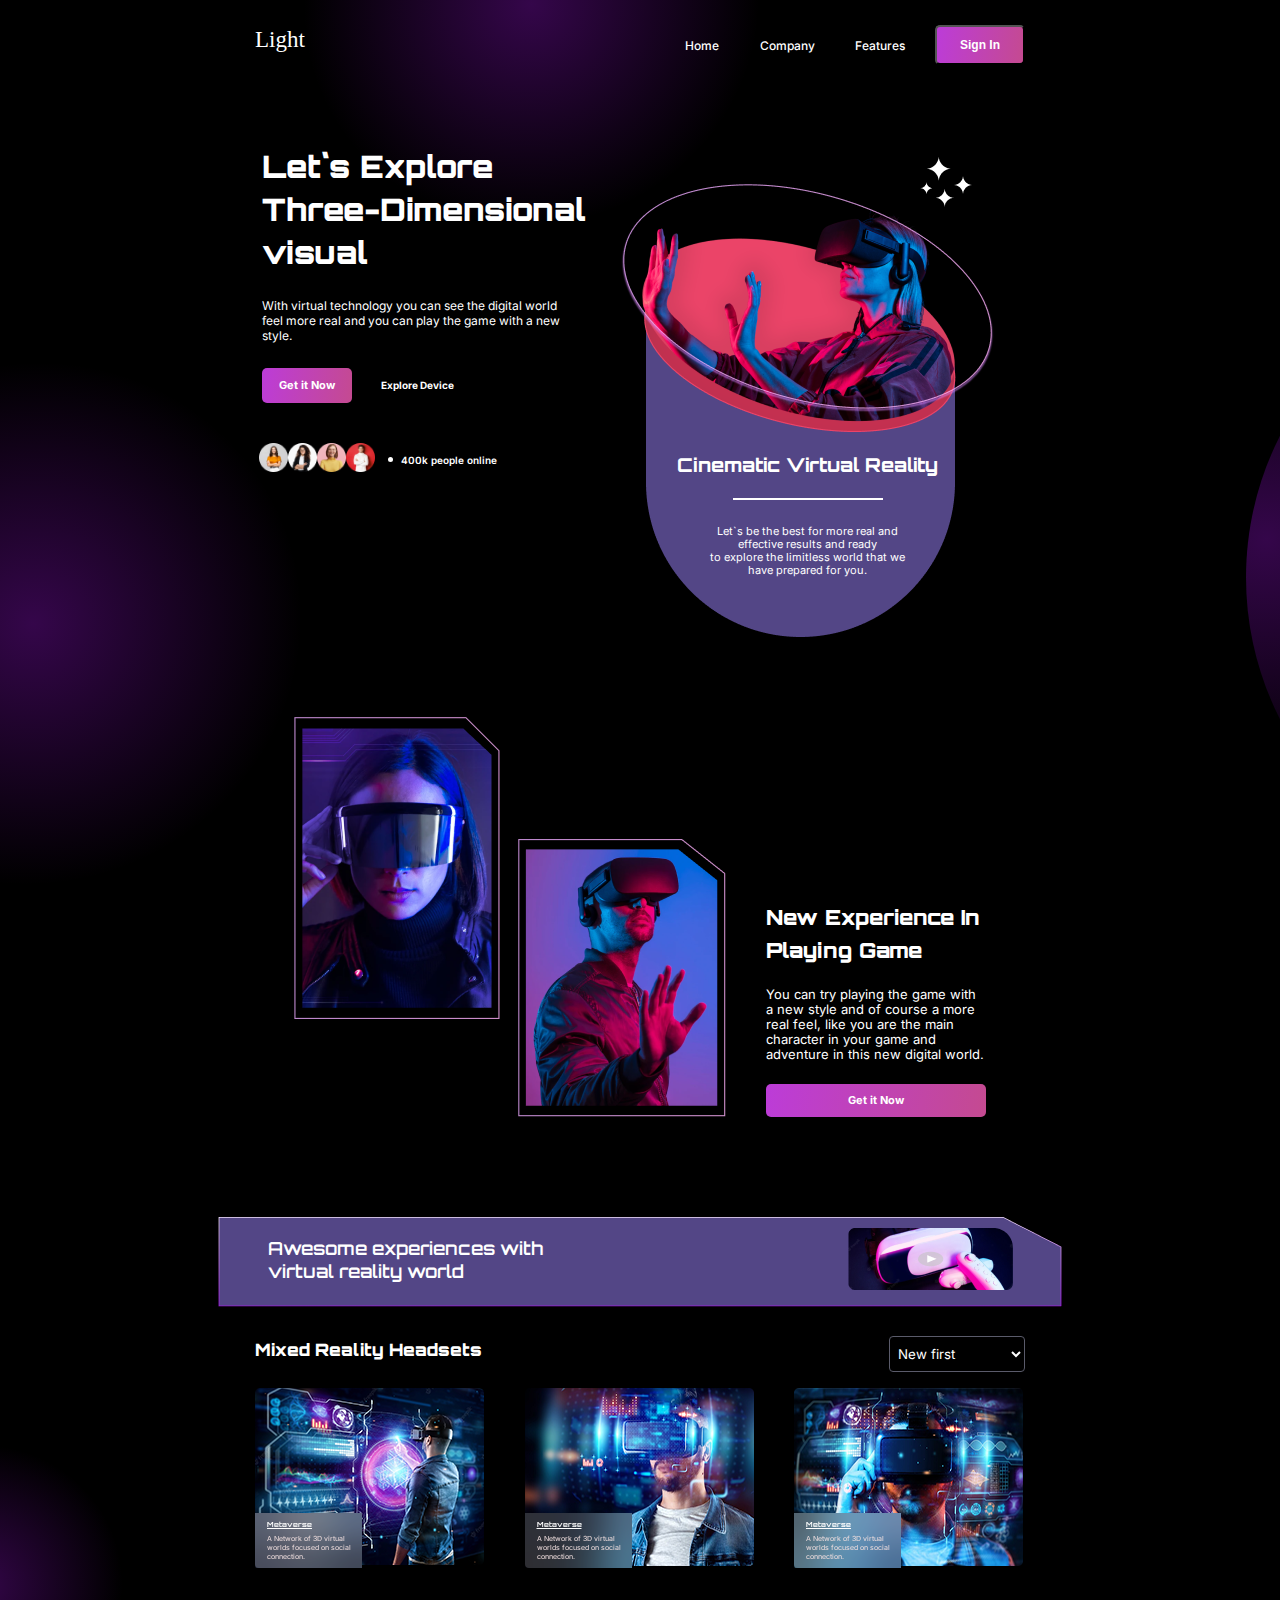
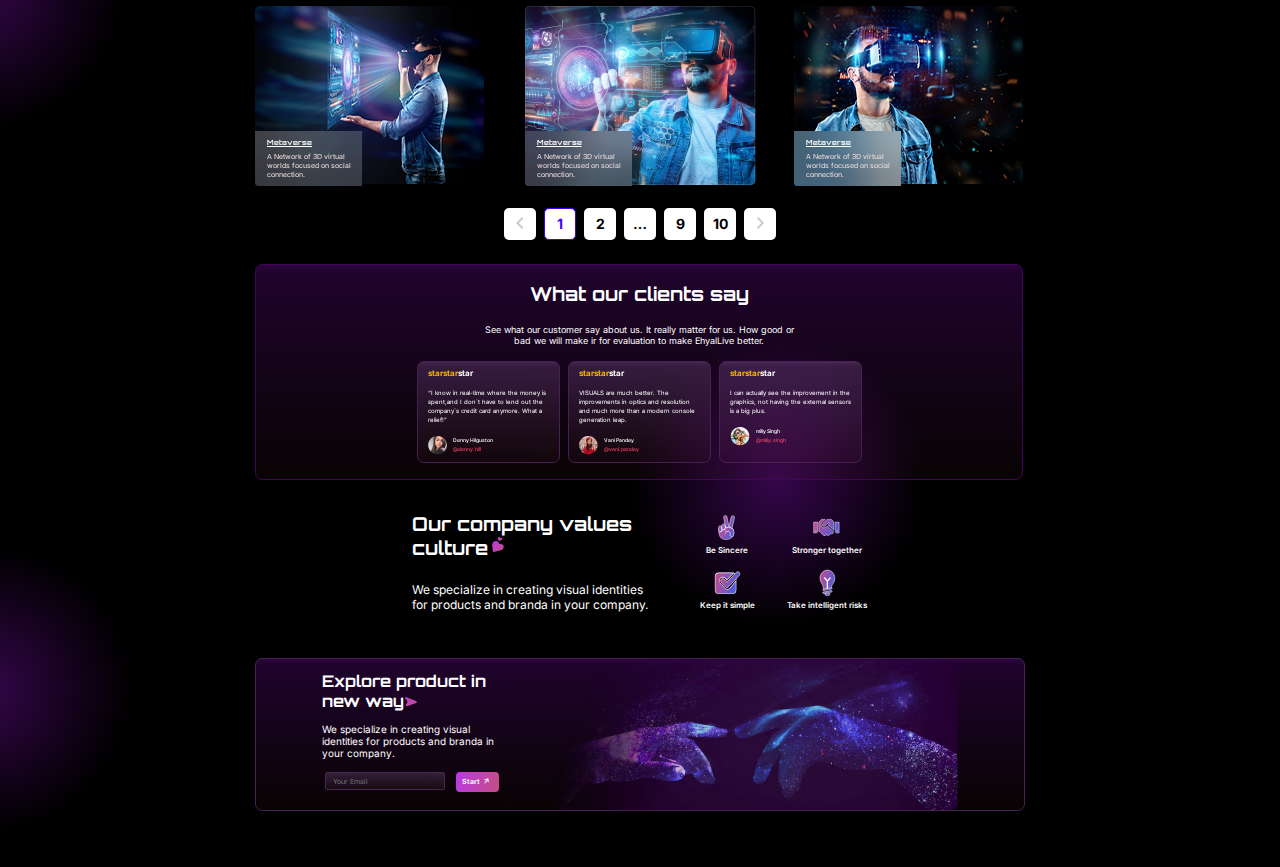
<file: Website/index.html>
<!DOCTYPE html>
<html lang="en">
<head>
    <meta charset="UTF-8">
    <meta http-equiv="X-UA-Compatible" content="IE=edge">
    <meta name="viewport" content="width=device-width, initial-scale=1.0">
    <title>Cinematic Virtual Reality</title>
    <link rel="preconnect" href="https://fonts.googleapis.com">
    <link rel="preconnect" href="https://fonts.gstatic.com" crossorigin>
    <link href="https://fonts.googleapis.com/css2?family=Inter:wght@400;500;600;700&family=Orbitron:wght@600;700;800;900&display=swap" rel="stylesheet">
    <link rel="stylesheet" href="./src/assets/styles/reset.css">
    <link rel="stylesheet" href="./src/assets/styles/styles.css">
</head>
<body class="body">
    <header class="header">
        <p class="header-light">Light</p>
        <img src="./src/assets/images/Header/Ellipse.svg" alt="ellipse" class="header-ellipse">
        <nav class="header-nav">
            <ul class="header-nav__menu">
                <li class="menu-item">Home</li>
                <li class="menu-item">Company</li>
                <li class="menu-item">Features</li>
            </ul>
            <button class="header-nav__auth">Sign In</button>
        </nav>
        <div class="menu-burger">
            <img src="./src/assets/icons/burger.svg" alt="user" class="menu-burger__icon">
            <ul class="menu-burger__lists">
                <li class="menu-burger__item">Home</li>
                <li class="menu-burger__item">Company</li>
                <li class="menu-burger__item">Features</li>
            </ul>
        </div>
    </header>
    <div class="hero">
        <div class="hero__text">
            <h1 class="hero__text-name">Let`s Explore Three-Dimensional visual</h1>
            <p class="hero__text-description">With virtual technology you can see the digital world feel more real and you can play the game with a new style.</p>
            <div class="hero__text-buttons">
                <button class="buttons__btn-get">Get it Now</button>
                <button class="buttons__btn-explore">Explore Device</button>
            </div>
            <div class="hero__text-users">
                <ul class="text-users__avatars">
                    <li>
                        <img src="./src/assets/images/Hero/User_1.png" alt="user photo" class="avatar">
                    </li>
                    <li>
                        <img src="./src/assets/images/Hero/User_2.png" alt="user photo" class="avatar">
                    </li>
                    <li>
                        <img src="./src/assets/images/Hero/User_3.png" alt="user photo" class="avatar">
                    </li>
                    <li>
                        <img src="./src/assets/images/Hero/User_4.png" alt="user photo" class="avatar">
                    </li>
                </ul>
                <div class="text-users__online">
                    <div class="online-dot"></div>
                    <span>400k people online</span>
                </div>
            </div>
            <img src="./src/assets/images/Hero/Ellipse 6.svg" alt="Ellipse" class="hero-ellipse">
        </div>
        <div class="hero__logo">
            <img src="./src/assets/images/Hero/hero.png" alt="Cinematic Virtual Reality" class="hero-logo">
            <div class="hero__logo-text">
                <h2 class="text__logo-name">Cinematic Virtual Reality</h2>
                <hr class="text__logo-line">
                <p class="text__logo-descr">Let`s be the best for more real and effective results and ready <br> to explore the limitless world that we <br> have prepared for you.</p>
            </div>
        </div>
        <img src="./src/assets/images/Hero/Ellipse 7.svg" alt="Ellipse" class="hero-ellipse-right">
    </div>
    <div class="content">
        <div class="content-photos">
            <img src="./src/assets/images/Content/woman.png" alt="woman" class="content-photos__woman">
            <img src="./src/assets/images/Content/man.png" alt="man" class="content-photos__man">
        </div>
        <div class="content-text">
            <h2 class="content-text__name">New Experience In Playing Game</h2>
            <p class="content-text__descr">You can try playing the game with a new style and of course a more real feel, like you are the main character in your game and adventure in this new digital world.</p>
            <button class="content-text__btn">Get it Now</button>
        </div>
    </div>
    <div class="experience">  
        <img src="./src/assets/images/Experience/bg_experience.png" alt="Background" class="experience__logo">
        <div class="experience__content">
            <h2 class="experience__text">Awesome experiences with virtual reality world</h2>
            <img src="./src/assets/images/Experience/video.png" alt="video" class="experience__video">
        </div>
    </div>  
    <div class="listitemsheader">
        <h2 class="listitemsheader-name">Mixed Reality Headsets</h2>
        <select name="sort" class="listitemsheader-sort">
            <option class="listitemsheader-item" value="newFirst">New first</option>
            <option class="listitemsheader-item" value="newLast">New last</option>
        </select>
    </div>
    <ul class="listitems">
        <li class="listitems__item">
            <div class="item__details">
                <img src="./src/assets/images/ListItems/vr-back.png" alt="virtual reality" class="item__photo">
                <div class="item__text">
                    <h6 class="item__name">Metaverse</h6>
                    <p class="item__descr">A Network of 3D virtual worlds focused on social connection. </p>      
                </div>
            </div>
        </li>
        <li class="listitems__item">
            <div class="item__details">
                <img src="./src/assets/images/ListItems/vr-front.png" alt="virtual reality" class="item__photo">
                <div class="item__text">
                    <h6 class="item__name">Metaverse</h6>
                    <p class="item__descr">A Network of 3D virtual worlds focused on social connection. </p>      
                </div>
            </div>
        </li>
        <li class="listitems__item">
            <div class="item__details">
                <img src="./src/assets/images/ListItems/vr-hand.png" alt="virtual reality" class="item__photo">
                <div class="item__text">
                    <h6 class="item__name">Metaverse</h6>
                    <p class="item__descr">A Network of 3D virtual worlds focused on social connection. </p>      
                </div>
            </div>
        </li>
        <li class="listitems__item">
            <div class="item__details">
                <img src="./src/assets/images/ListItems/vr-glasses.png" alt="virtual reality" class="item__photo">
                <div class="item__text">
                    <h6 class="item__name">Metaverse</h6>
                    <p class="item__descr">A Network of 3D virtual worlds focused on social connection. </p>      
                </div>
            </div>
        </li>
        <li class="listitems__item">
            <div class="item__details">
                <img src="./src/assets/images/ListItems/vr-touch.png" alt="virtual reality" class="item__photo">
                <div class="item__text">
                    <h6 class="item__name">Metaverse</h6>
                    <p class="item__descr">A Network of 3D virtual worlds focused on social connection. </p>      
                </div>
            </div>
        </li>
        <li class="listitems__item">
            <div class="item__details">
                <img src="./src/assets/images/ListItems/vr-side.png" alt="virtual reality" class="item__photo">
                <div class="item__text">
                    <h6 class="item__name">Metaverse</h6>
                    <p class="item__descr">A Network of 3D virtual worlds focused on social connection. </p>      
                </div>
            </div>
        </li>
        <img src="./src/assets/images/ListItems/Ellipse 18.svg" alt="Ellipse" class="listitems__ellipse">
    </ul>
    <ul class="pagination">
        <li class="pagination-number"><img src="./src/assets/icons/left.svg" alt="left"></li>
        <li class="pagination-number pagination-number--active">1</li>
        <li class="pagination-number">2</li>
        <li class="pagination-number">…</li>
        <li class="pagination-number">9</li>
        <li class="pagination-number">10</li>
        <li class="pagination-number"><img src="./src/assets/icons/right.svg" alt="right"></li>
    </ul>
     <div class="clients">
      <h2 class="clients__name">What our clients say</h2>
      <p class="clients__descr">See what our customer say about us. It really matter for us. How good or bad we will make ir for evaluation to make EhyalLive better.</p>
      <ul class="clients__review">
        <li class="review-info">
          <p class="review-header"><span>starstar</span>star</p>
          <p class="review-text">“I know in real-time where the money is spent,and I don`t have to lend out the company`s credit card anymore. What a relief!”</p>
          <div class="review-contacts">
            <img src="./src/assets/images/Clients/user1.png" alt="user avatar" class="review-contacts__photo">
            <div class="review-contacts__details">
              <p class="review-contacts__name">Denny Hilguston</p>
              <address class="review-contacts__address">@denny.hill</address>
            </div>
          </div>
        </li>
        <li class="review-info">
          <p class="review-header"><span>starstar</span>star</p>
          <p class="review-text">VISUALS are much better. The improvements in optics and resolution and much more than a modern console generation leap.</p>
          <div class="review-contacts">
            <img src="./src/assets/images/Clients/user2.png" alt="user avatar" class="review-contacts__photo">
            <div class="review-contacts__details">
              <p class="review-contacts__name">Vani Pandey</p>
              <address class="review-contacts__address">@vani.pandey</address>
            </div>
          </div>
        </li>
        <li class="review-info">
          <p class="review-header"><span>starstar</span>star</p>
          <p class="review-text">I can actually see the improvement in the graphics, not having the external sensors is a big plus.</p>
          <div class="review-contacts">
            <img src="./src/assets/images/Clients/user3.png" alt="user avatar" class="review-contacts__photo">
            <div class="review-contacts__details">
              <p class="review-contacts__name">milly Singh</p>
              <address class="review-contacts__address">@milly.singh</address>
            </div>
          </div>
        </li>
        <img src="./src/assets/images/Clients/Ellipse 8.svg" alt="Ellipse" class="clients-ellipse">
      </ul>
    </div>
   <div class="company">
      <img src="./src/assets/images/Company/Ellipse 19.svg" alt="Ellipse" class="company-ellipse">
      <div class="company-info">
        <h2 class="company-info__name">Our company values culture<img src="./src/assets/icons/Company/heart.svg" alt="heart"></h2>
        <p  class="company-info__descr">We specialize in creating visual identities for products and branda in your company.</p>
      </div>
        <ul class="company-advantages">
          <li class="advantages__details">
            <img src="./src/assets/icons/Company/victory-hand.svg" alt="victory-hand" class="advantages__icon">
            <p class="advantages__name">Be Sincere</p>
          </li>
          <li class="advantages__details">
            <img src="./src/assets/icons/Company/hands.svg" alt="hands" class="advantages__icon">
            <p class="advantages__name">Stronger together</p>
          </li>
          <li class="advantages__details">
            <img src="./src/assets/icons/Company/done.svg" alt="done" class="advantages__icon">
            <p class="advantages__name">Keep it simple</p>
          </li>
          <li class="advantages__details">
            <img src="./src/assets/icons/Company/light.svg" alt="light bulb" class="advantages__icon">
            <p class="advantages__name">Take intelligent risks</p>
          </li>
        </ul>
    </div>
   <div class="explore">
      <div class="explore__info">
        <h2 class="explore__name">Explore product in new way<img src="./src/assets/icons/Explore/arrow-left.svg" alt="arrow"></h2>
        <p class="explore__descr">We specialize in creating visual identities for products and branda in your company.</p>
        <form class="explore__form">
          <input placeholder="Your Email" type="email" class="explore__form-input">
          <button class="explore__form-btn">Start<img src="./src/assets/icons/Explore/arrow-diag.svg" alt="arrow diagonal" class="explore__form-icon"></button>
        </form>
      </div>
      <img src="./src/assets/images/Explore/tocuh-fingers.png" alt="touch fingers" class="explore__img">
    </div>
</body>
</html>
</file>
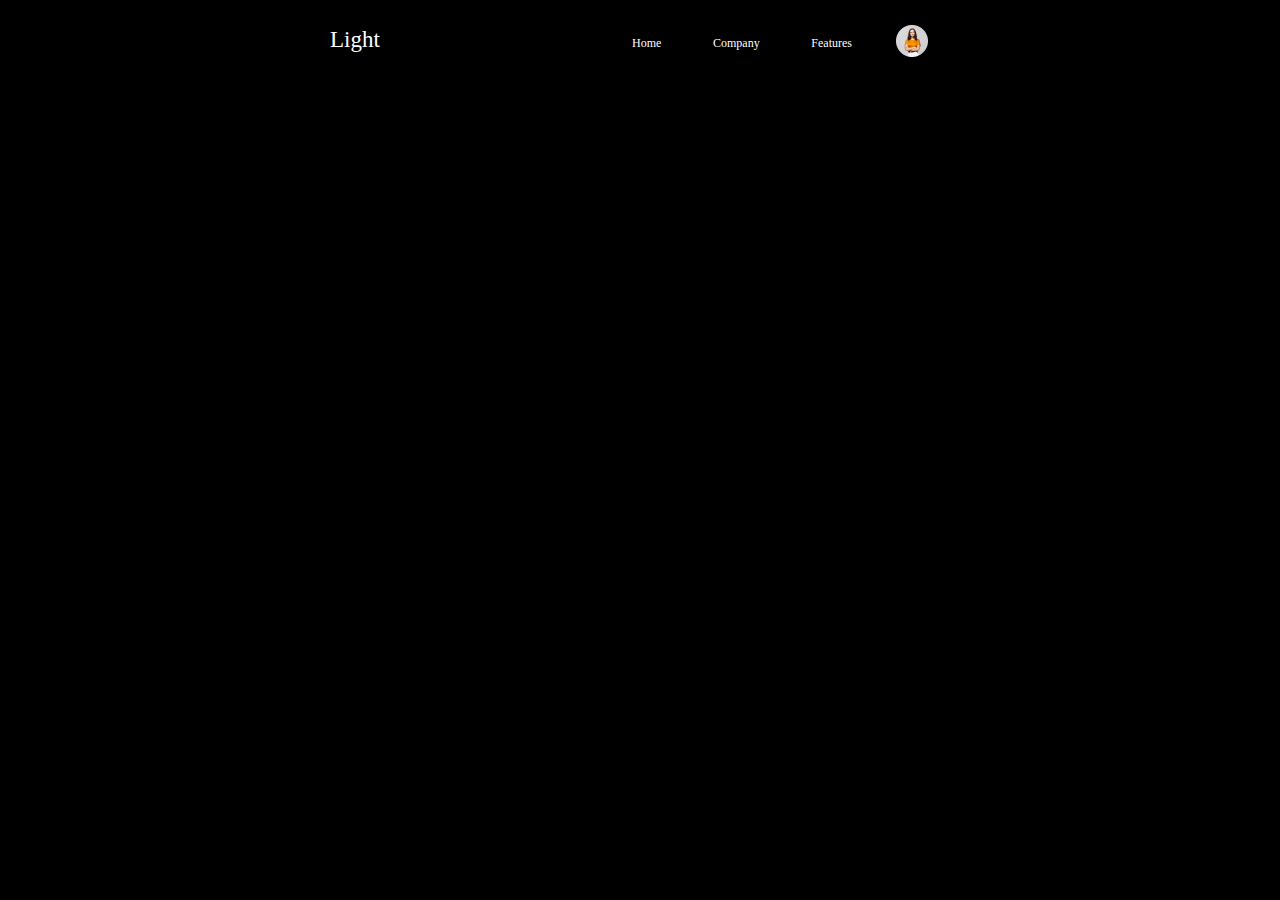
<file: Website/src/components/AuthedHeader/AuthedHeader.html>
<!DOCTYPE html>
<html lang="en">
<head>
    <meta charset="UTF-8">
    <meta http-equiv="X-UA-Compatible" content="IE=edge">
    <meta name="viewport" content="width=device-width, initial-scale=1.0">
    <title>AuthedHeader</title>
    <link rel="stylesheet" href="../../assets/styles/reset.css">
    <link rel="stylesheet" href="./authedheader.css">
</head>
<body>
    <header class="authedheader">
        <p class="authedheader-light">Light</p>
        <nav class="authedheader-nav">
            <ul class="authedheader-nav__menu">
                <li class="menu-item">Home</li>
                <li class="menu-item">Company</li>
                <li class="menu-item">Features</li>
            </ul>
            <div class="authedheader-nav__user-menu">
                <img src="../../assets/images/AuthedHeader/user.png" alt="user" class="authedheader-nav__user">
                <ul class="nav__user-menu">
                    <li class="nav__user-item">
                        User menu
                        <img src="../../assets/icons/chevron-up.svg" alt="up">
                    </li>
                    <li class="nav__user-item">Recently Added</li>
                    <li class="nav__user-item">Card management</li>
                    <li class="nav__user-item">Log out</li>
                </ul>
            </div>
        
        
        </nav>
    </header>

</body>
</html>
</file>
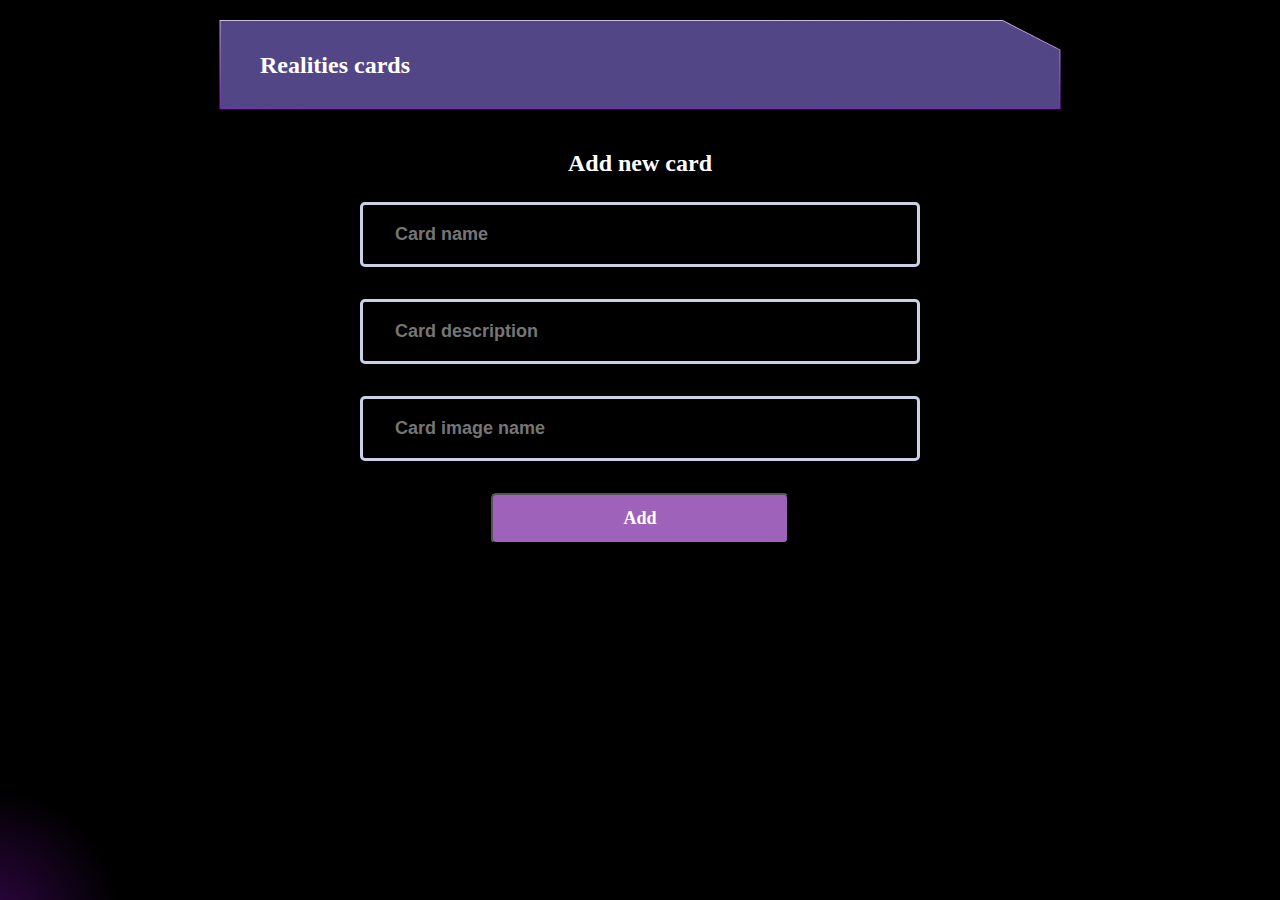
<file: Website/src/components/Dialogs/AddingCard.html>
<!DOCTYPE html>
<html lang="en">
<head>
    <meta charset="UTF-8">
    <meta http-equiv="X-UA-Compatible" content="IE=edge">
    <meta name="viewport" content="width=device-width, initial-scale=1.0">
    <title>AddingCard</title>
    <link rel="stylesheet" href="../../assets/styles/reset.css">
    <link rel="stylesheet" href="./addingcard.css">
</head>
<body class="body">
    <div class="addingcard__bg">
        <img src="../../assets/images/AddingCard/bg_addingcard.png" alt="Background" class="addingcard__bg-img">
        <h2 class="addingcard__bg-name">Realities cards</h2>
    </div>
    <div class="addingcard">
        <h3 class="addingcard__name">Add new card</h3>
        <form class="addingcard__form">
            <input class="addingcard__input" placeholder="Card name" type="text">
            <input class="addingcard__input" placeholder="Card description" type="text">
            <input class="addingcard__input" placeholder="Card image name" type="text">
            <button class="addingcard__button">Add</button>
        </form>    
    </div>    
    <img src="../../assets/icons/AddingCard/Ellipse 18.svg" alt="ellipse" class="addingcard__ellipse"> 
</body>
</html>
</file>
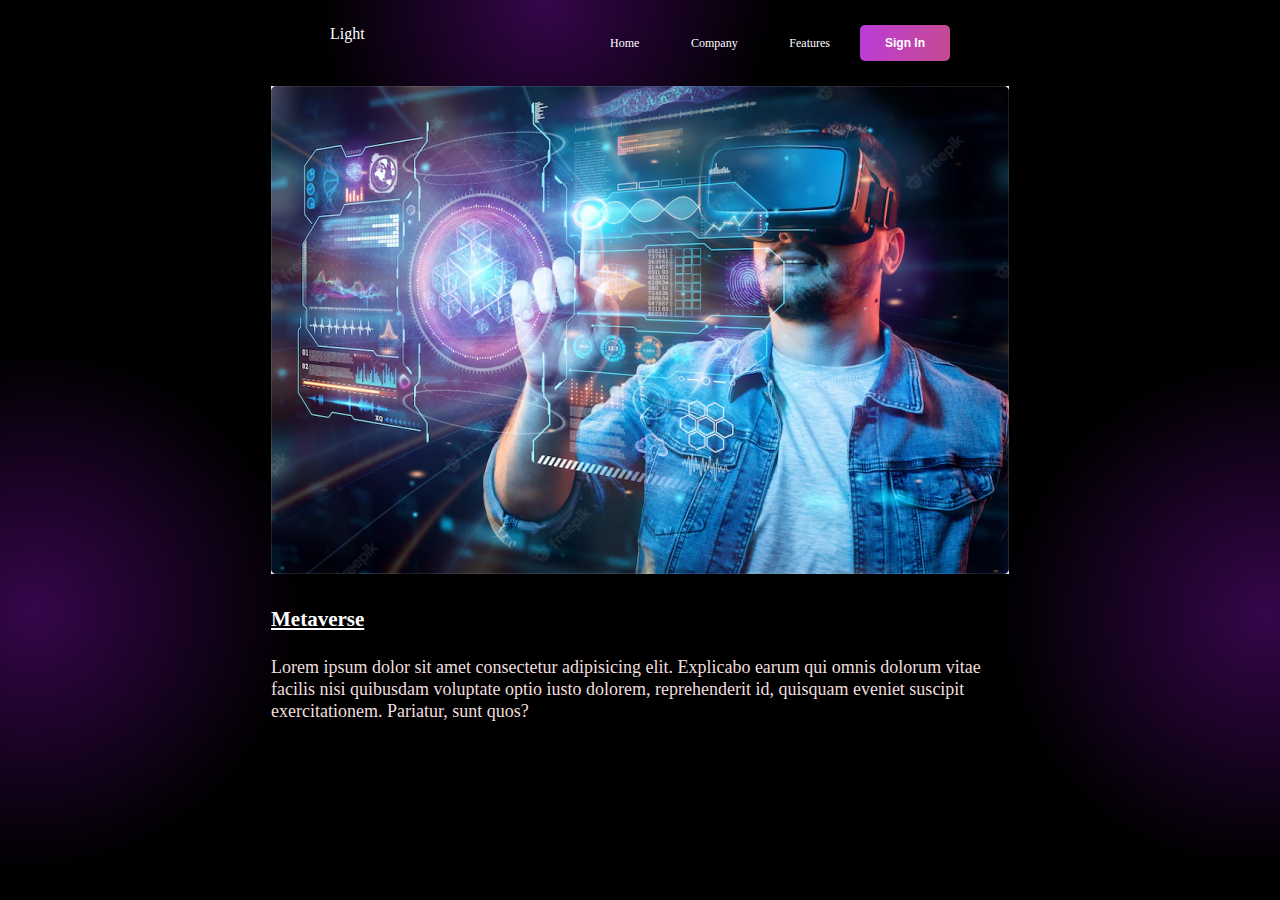
<file: Website/src/components/Dialogs/ItemPage.html>
<!DOCTYPE html>
<html lang="en">
<head>
    <meta charset="UTF-8">
    <meta http-equiv="X-UA-Compatible" content="IE=edge">
    <meta name="viewport" content="width=device-width, initial-scale=1.0">
    <title>ItemPage</title>
    <link rel="stylesheet" href="../../assets/styles/reset.css">
    <link rel="stylesheet" href="./itempage.css">
</head>
<body class="body">
    <div class="itempage">
        <h2 class="itempage__light">Light</h2>
        <img src="../../assets/icons/ItemPage/Ellipse 8.svg" alt="ellipse" class="itempage-ellipse">
        <nav class="itempage-nav">
            <ul class="itempage-nav__menu">
                <li class="itempage-item">Home</li>
                <li class="itempage-item">Company</li>
                <li class="itempage-item">Features</li>
            </ul>
            <button type="submit" class="itempage-nav__auth">Sign In</button>
        </nav>
    </div>
    <img src="../../assets/images/ItemPage/vr-touch-big.jpg" alt="virtual reality" class="itempage-img">
    <div class="itempage-ellipses">
        <img src="../../assets/icons/ItemPage/Ellipse 7.svg" alt="ellipse" class="itempage-ellipse-right">
        <img src="../../assets/icons/ItemPage/Ellipse 6.svg" alt="ellipse" class="itempage-ellipse-left">
    </div>
    <div class="itempage__info">
        <h2 class="itempage__name">Metaverse</h2>
        <p class="itempage__description">Lorem ipsum dolor sit amet consectetur adipisicing elit. Explicabo earum qui omnis dolorum vitae facilis nisi quibusdam voluptate optio iusto dolorem, reprehenderit id, quisquam eveniet suscipit exercitationem. Pariatur, sunt quos?</p>
    </div>
</body>
</html>
</file>
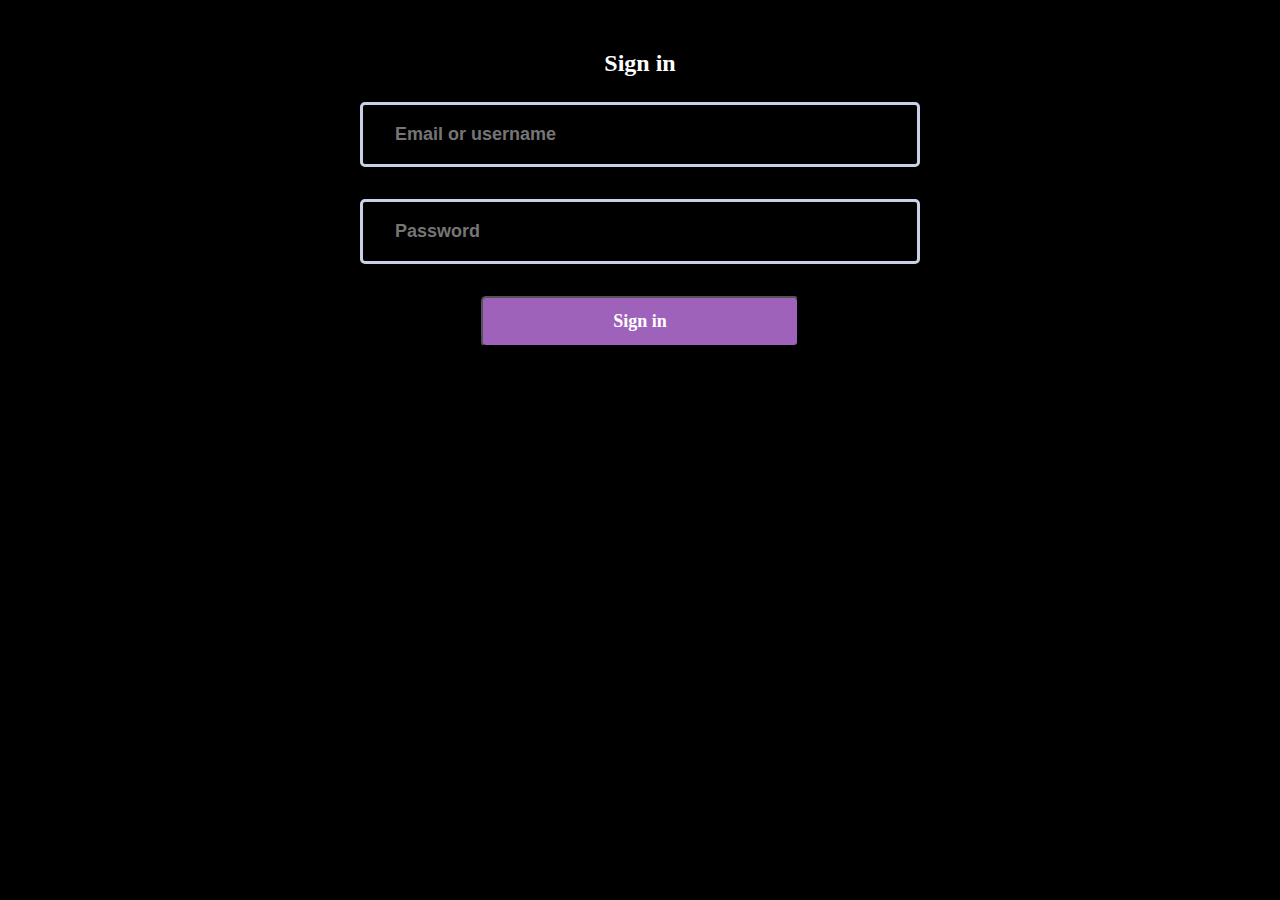
<file: Website/src/components/Dialogs/SignInDialog.html>
<!DOCTYPE html>
<html lang="en">
<head>
    <meta charset="UTF-8">
    <meta http-equiv="X-UA-Compatible" content="IE=edge">
    <meta name="viewport" content="width=device-width, initial-scale=1.0">
    <title>SignInDialog</title>
    <link rel="stylesheet" href="../../assets/styles/reset.css">
    <link rel="stylesheet" href="./signindialog.css">
</head>
<body class="body">
    <div class="signin">
        <h3 class="signin__name">Sign in</h3>
        <form  class="signin__form">
            <input placeholder="Email or username" type="text" class="signin__input">
            <input placeholder="Password" type="password" class="signin__input">
            <button type="submit" class="signin__sign-btn">Sign in</button>
        </form>     
    </div>    
</body>
</html>
</file>
<file: Website/src/assets/styles/styles.css>
.body {
    background-color: #000;
    color: #fff;
    margin: 0 auto;
    padding: 0 42px;
    max-width: 854px;
}
.header {
    display: flex;
    justify-content: space-between;
    flex-wrap: wrap;
    position: relative;
    padding-top: 25px;
}
.header-light {
    font-family: 'IM FELL Great Primer SC';
    font-weight: 400;
    font-size: 23px;
    line-height: 29px;
    color: #FFFFFF;
}
.header-ellipse {
    position: absolute;
    top: 0;
    left: 0;
    z-index: -1;
}
.header-nav {
    display: flex;
    flex-wrap: wrap;
    justify-content: space-between;
    align-items: center;
    max-width: 340px;
    width: 100%;
}
.header-nav__menu {
    display: flex;
    justify-content: space-between;
    max-width: 220px;
    width: 100%;
    list-style-type: none;
}
.menu-item {
    position: relative;
    font-family: 'Inter';
    font-weight: 500;
    font-size: 12px;
    line-height: 15px;
    color: #FFF;
    transition: color .1s linear;
}
.menu-item:hover::after {
    content: '';
    position: absolute;
    width: 8px;
    border: 1px solid #FFFFFF;
    background: #fff;
    border-radius: 50px;
    top: 20px;
    left: 50%;
    transform: translateX(-50%);
}
.menu-item:hover {
    background: linear-gradient(99.05deg, #C824EC 0.07%, #DF308D 106.32%);
    -webkit-background-clip: text;
    -webkit-text-fill-color: transparent;
    background-clip: text;
    cursor: pointer;  
}

.header-nav__auth {
    max-width: 90px;
    padding: 12px 23px;
    font-weight: 700;
    font-size: 12px;
    line-height: 12px;
    color: #FFFFFF;
    background: linear-gradient(99.05deg, #BC3CD8 0.07%, #C54B8C 106.32%);
    border-radius: 5px;
    cursor: pointer;
}

.header-nav__auth:hover {
    background: linear-gradient(.95deg, #C54B8C 106.32%, #BC3CD8 0.07%);
}

.menu-burger {
    display: none;
    position: relative;
    cursor: pointer;
}

.menu-burger__lists {
    display: none;
    position: absolute;
    min-width: 160px;
    box-shadow: 0px 8px 16px 0px rgba(0, 0, 0, 0.2);
    border: 1px solid #40065b;
    background-color: #000;
    border-radius: 6px;
    right: -10px;
    z-index: 10;
}

.menu-burger__item {
    color: black;
    padding: 5px 12px;
    text-decoration: none;
    display: block;

    border-radius: 6px;
    font-weight: 400;
    font-size: 16px;
    color: #F2F2F2;
}

.menu-burger__item:hover {
    border: 1px solid #40065b;
    background: linear-gradient(180deg, #AA14F0 -42.59%, rgba(0, 0, 0, 0) -42.59%, #AA14F0 -42.58%, rgba(170, 20, 240, 0.18) 4.35%, rgba(151, 60, 68, 0.055) 99.99%, rgba(185, 54, 245, 0) 100%);
}

.menu-burger:hover .menu-burger__lists {
    display: block;
}

.hero {
    padding-top: 80px;
    display: flex;
    justify-content: center;
    min-height: 480px;
    margin-bottom: 80px;
}

.hero__text {
    max-width: 335px;
}

.hero__text-name {
    margin-bottom: 24px;
    font-family: 'Orbitron';
    font-style: normal;
    font-weight: 900;
    font-size: 31px;
    line-height: 43px;
    color: #FFFFFF;
}

.hero__text-description {
    margin-bottom: 25px;
    max-width: 312px;
    font-family: 'Inter';
    font-style: normal;
    font-weight: 400;
    font-size: 12px;
    line-height: 15px;
    color: #fff
}

.hero__text-buttons {
    margin-bottom: 40px;
    display: flex;
    gap: 23px;
}

.buttons__btn-get {
    min-width: 90px;
    height: 35px;
    font-family: 'Inter';
    font-weight: 700;
    font-size: 11px;
    line-height: 13px;
    color: #FFFFFF;
    background: linear-gradient(99.05deg, #BC3CD8 0.07%, #C54B8C 106.32%);
    border-radius: 5px;
    cursor: pointer;
    border: none;
    transition: all .5s;
}

.buttons__btn-get:hover {
    background: linear-gradient(.95deg, #C54B8C 106.32%, #BC3CD8 0.07%);
}

.buttons__btn-explore {
    font-family: 'Inter';
    font-weight: 700;
    font-size: 10px;
    line-height: 13px;
    color: #FFF;
    background-color: rgba(0,0,0,0);
    cursor: pointer;
    border: none;
}

.buttons__btn-explore:hover {
    background: linear-gradient(99.05deg, #BC3CD8 0.07%, #C54B8C 106.32%);
    border-radius: 5px;
    border: none;
}

.hero__text-users {
    display: flex;
    align-items: center;
    gap: 10px;
}

.text-users__avatars{
    display: flex;
    list-style-type: none;
}

.text-users__avatars .avatar{
    margin-left: -3px;
}

.text-users__online{
    display: flex;
    gap: 8px;
    font-family: 'Inter';
    font-weight: 600;
    font-size: 10px;
    line-height: 12px;
    color: #FFFFFF;
}

.online-dot {
    margin-top: 3px;
    width: 5px;
    height: 5px;
    background-color: #fff;
    border-radius: 50%;

}

.hero__logo {
    display: flex;
    justify-content: center;
    max-width: 422px;
    width: 100%;
    position: relative;
}

.hero-logo {
    z-index: -1;
}

.hero__logo-text {
    display: flex;
    flex-direction: column;
    align-items: center;
    align-self: flex-end;
    position: absolute;
    bottom: 60px
}

.text__logo-name {
    margin-bottom: 20px;
    font-family: 'Orbitron';
    text-align: center;
    font-weight: 800;
    font-size: 19px;
    line-height: 25px;
    color: #FFFFFF;
}

.text__logo-line {
    margin: 0 auto;
    margin-bottom: 25px;
    max-width: 150px;
    width: 100%;
    background: #FFFFFF;
    border: 1px solid #FFFFFF;
}

.text__logo-descr {
    max-width: 200px;
    font-family: 'Inter';
    font-weight: 400;
    font-size: 11px;
    line-height: 13px;
    text-align: center;
    color: #FFFFFF;
}

.hero-ellipse {
    position: absolute;
    left: 0;
    bottom: -50px;
    z-index: -1;
}

.hero-ellipse-right {
    position: absolute;
    right: 0;
    bottom: 0;
    z-index: -1;
}

.content {
    display: flex;
    justify-content: space-evenly;
    min-height: 400px;
    margin-bottom: 100px;
}

.content-photos {
    display: flex;
    gap: 18px;
}

.content-photos__woman {
    align-self: flex-start;
}

.content-photos__man {
    align-self: flex-end;
}

.content-text {
    max-width: 220px;
    display: flex;
    align-self: flex-end;
    flex-direction: column;
}

.content-text__name {
    margin-bottom: 20px;
    font-family: 'Orbitron';
    font-style: normal;
    font-weight: 900;
    font-size: 20.8496px;
    line-height: 33px;
    color: #FFF;
}

.content-text__descr {
    margin-bottom: 22px;
    font-family: 'Inter';
    font-size: 13px;
    line-height: 15px;
    color: #fff;
}
.content-text__btn {
    min-width: 90px;
    padding: 10px;
    font-family: 'Inter';
    font-weight: 700;
    font-size: 11px;
    line-height: 13px;
    color: #FFFFFF;
    background: linear-gradient(99.05deg, #BC3CD8 0.07%, #C54B8C 106.32%);
    border-radius: 5px;
    border: none;
    cursor: pointer;
    transition: all .5s;
}
.content-text__btn:hover {
    background: linear-gradient(.95deg, #C54B8C 106.32%, #BC3CD8 0.07%);
}
.experience {
    margin-bottom: 45px;
}

.experience__logo {
    position: absolute;
    left:50%;
    transform:translate(-50%);
    z-index: -1;
}

.experience__content {
    margin: 0 auto;
    padding-top: 10px;
    max-width: 745px;
    width: 100%;
    display: flex;
    justify-content: space-between;
}

.experience__text {
    padding-top: 10px;
    max-width: 300px;
    font-family: 'Orbitron';
    font-style: normal;
    font-weight: 600;
    font-size: 18px;
    line-height: 23px;
    color: #FFFFFF;
}

.listitemsheader {
    display: flex;
    justify-content: space-between;
    margin-bottom: 16px;
}

.listitemsheader-name {
    font-family: 'Orbitron';
    font-style: normal;
    font-weight: 900;
    font-size: 17px;
    line-height: 27px;
    color: #FFFFFF;
}

.listitemsheader-sort {
    padding-left: 4px;
    max-width: 136px;
    width: 100%;
    min-height: 36px;
    height: 100%;
    border: 1px solid #5A5B6A;
    background: rgba(0,0,0, 0);
    color: #fff;
    background-color: #000;
    border-radius: 4px;
    font-family: 'Inter';
    font-style: normal;
    cursor: pointer;
}

.listitems {
    display: flex;
    align-items: center;
    flex-direction: row;
    justify-content: space-between;
    flex-wrap: wrap;
    gap: 38px;
    margin-bottom: 22px;
}

.listitems__item {
    cursor: pointer;
}

.item__details {
    display: flex;
    align-items: flex-end;
}

.item__photo {
    z-index: -1;
}

.item__text {
    position: absolute; 
    max-width: 107px;
    padding: 7px 0 7px 12px;
    background: rgba(255, 255, 255, 0.18);
    backdrop-filter: blur(22.6977px);
    border-radius: 0px 0px 0px 4px;
}

.item__name {
    padding-bottom: 5.5px;
    font-family: 'Orbitron';
    font-style: normal;
    font-weight: 600;
    font-size: 7px;
    line-height: 9px;
    text-decoration-line: underline;
    color: #FFFFFF;
}

.item__descr {
    font-family: 'Inter';
    font-style: normal;
    font-weight: 400;
    font-size: 7px;
    line-height: 9px;
    color: #EFDEDE;
}

.listitems__ellipse {
    position: absolute;
    left: 0;
    z-index: -1;
}

.pagination {
    margin-bottom: 24px;
    display: flex;
    justify-content: center;
    gap: 8px;
    color: #000;
}

.pagination-number {
    padding-top: 5px;
    width: 32px;
    height: 32px;
    text-align: center;
    font-family: 'Inter';
    font-style: normal;
    font-weight: 700;
    font-size: 14px;
    line-height: 20px;
    background-color: #fff;
    border-radius: 5px;
    border:1px solid transparent;
    cursor: pointer;
    transition: all .5s;
}

.pagination-number:hover{
    color: #4200FF;
    border:1px solid #4200FF;
}

.pagination-number--active{
    color:#4200FF;
    border:1px solid #4200FF;
}

.clients {
    padding: 27px;
    max-width: 768px;
    max-height: 216px;
    position: relative;
    display: flex;
    flex-direction: column;
    justify-content: center;
    align-items: center;
    background: linear-gradient(180deg, #AA14F0 -42.59%, rgba(0, 0, 0, 0) -42.59%, #AA14F0 -42.58%, rgba(170, 20, 240, 0.18) 4.35%, rgba(151, 60, 68, 0.055) 99.99%, rgba(185, 54, 245, 0) 100%);
    border: 1px solid #40065b;
    border-radius: 7.35039px;
}   

.clients__name {
    margin-bottom: 18px;
    font-family: 'Orbitron';
    font-style: normal;
    font-weight: 700;
    font-size: 19px;
    line-height: 24px;
    text-align: center;
    color: #FFFFFF;
}
.clients__descr {
    margin-bottom: 15px;
    max-width: 328px;
    font-family: 'Inter';
    font-style: normal;
    font-weight: 400;
    font-size: 9px;
    line-height: 11px;
    text-align: center;
}
.clients__review {
    display: flex;
    justify-content: center;
    gap: 8px;
}
.review-info {
    max-width: 143px;
    padding: 7px 10px;
    flex-direction: column;
    justify-content: flex-start;
    background: linear-gradient(180deg, #AA14F0 -42.59%, rgba(0, 0, 0, 0) -42.59%, #CB8DE8 -42.58%, rgba(203, 143, 232, 0.18) 4.35%, rgba(151, 60, 68, 0.055) 99.99%, rgba(199, 137, 228, 0) 100%);
    backdrop-filter: blur(11px);
    border: 1px solid #482054;
    border-radius: 7px;
    list-style-type: none;
}
.review-header {
    font-family: 'Inter';
    font-weight: 700;
    font-size: 8px;
    line-height: 9px;
}

.review-header span {
    color: #F7B603;
}

.review-text {
    margin-top: 10px;
    font-family: 'Inter';
    font-weight: 400;
    font-size: 6px;
    line-height: 9px;
    color: #FFFFFF;
}
.review-contacts {
    display: flex;
    flex-direction: row;
    align-items: center;
    margin-top: 11px;
    gap: 6px;
}
.review-contacts__photo {
    max-width: 20px;
    max-height: 20px;
}
.review-contacts__details {
    display: flex;
    flex-direction: column;
}
.review-contacts__name {
    font-family: 'Inter';
    font-style: normal;
    font-weight: 500;
    font-size: 5px;
    line-height: 9px;
    color: #FFFFFF;
}
.review-contacts__address {
    font-family: 'Inter';
    font-style: normal;
    font-weight: 500;
    font-size: 5px;
    line-height: 9px;
    color: #EB4468;
}

.clients-ellipse {
    position: absolute;
    right: 60px;
    top: 40px;
    z-index: -1;
}

.company {
    margin: 0 auto;
    padding: 32px 0 46px 0;
    display: flex;
    justify-content: space-between;
    max-width: 457px;
    gap: 50px;
}

.company-info {
    display: flex;
    justify-content: flex-start;
    flex-direction: column;
}

.company-info__name {
    margin-bottom: 22px;
    font-family: 'Orbitron';
    font-style: normal;
    font-weight: 700;
    font-size: 19px;
    line-height: 24px;
    color: #FFFFFF;
}

.company-info__descr {
    font-family: 'Inter';
    font-style: normal;
    font-weight: 400;
    font-size: 12px;
    line-height: 15px;
}

.company-advantages {
    display: flex;
    justify-content: space-around;
    flex-direction: row;
    flex-wrap: wrap;
    gap: 10px 30px;
}

.advantages__details {
    justify-content: center;
    flex-direction: column;
    align-content: center;
}

.advantages__icon {
    display: block;
    margin: 0 auto;
    margin-bottom: 5px;
    max-width: 27px;
    max-height: 27px;
    width: 100%;
    height: 100%;
}

.advantages__name {
    white-space: nowrap;
    font-family: 'Inter';
    font-style: normal;
    font-weight: 600;
    font-size: 8px;
    line-height: 9px;
    color: #FFFFFF;
    text-align: center;
}

.company-ellipse {
    position: absolute;
    left: 0;
    z-index: -1;
}

.explore {
    padding: 12px 15px 0 15px;
    display: flex;
    justify-content: space-evenly;
    background: linear-gradient(180deg, #AA14F0 -42.59%, rgba(0, 0, 0, 0) -42.59%, #AA14F0 -42.58%, rgba(170, 20, 240, 0.18) 4.35%, rgba(151, 60, 68, 0.055) 99.99%, rgba(185, 54, 245, 0) 100%);
    border-radius: 7px;
    border: 1px solid #482054;
}

.explore__info {
    max-width: 180px;
}

.explore__name {
    margin-bottom: 12px;
    font-family: 'Orbitron';
    font-style: normal;
    font-weight: 700;
    font-size: 16px;
    line-height: 20px;
    color: #FFFFFF;
}

.explore__descr {
    margin-bottom: 13px;
    font-family: 'Inter';
    font-style: normal;
    font-weight: 400;
    font-size: 10px;
}

.explore__form {
    display: flex;
    justify-content: center;
    gap: 11px;
}

.explore__form-input {
    height: 18px;
    padding-left: 7px;
    background: linear-gradient(180deg, #AA14F0 -42.59%, rgba(0, 0, 0, 0) -42.59%, #CB8DE8 -42.58%, rgba(203, 143, 232, 0.18) 4.35%, rgba(151, 60, 68, 0.055) 99.99%, rgba(199, 137, 228, 0) 100%);
    box-shadow: inset 0px -9.72759px 16.2127px rgba(255, 255, 255, 0.03);
    backdrop-filter: blur(12.1595px);
    border: 1px solid #472653;
    border-radius: 2px;
    font-family: 'Inter';
    font-style: normal;
    font-weight: 400;
    font-size: 7px;
    line-height: 11px;
    color: #e0a3c98f;
    
}

.explore__form-btn {
    max-width: 60px;
    padding: 6px;
    padding-right: 10px;
    font-family: 'Inter';
    font-style: normal;
    font-weight: 700;
    font-size: 7px;
    line-height: 8px;
    color: #F4F9FE;
    cursor: pointer;
    background: linear-gradient(99.99deg, #B936F5 -21.45%, #C64C85 100%, #F1005B 100%);
    border-radius: 4px;
    border: none;
    transition: all .5s;
}

.explore__form-btn:hover {
    background: linear-gradient(.95deg, #C54B8C 106.32%, #BC3CD8 0.07%);
}

.explore__form-icon {
    margin-left: 4px;
    max-height: 6px;
}

.explore__img {
    margin-top: -25px;
}


@media (max-width: 992px) {
    .hero {
        margin-bottom: 50px;
        padding-top: 20px;
        flex-direction: column-reverse;
        align-items: center;
    }
    .hero__text {
        text-align: center;
        padding-top: 24px;
        max-width: 992px;
    }
    .hero__text-description{
        max-width: 992px;
    }
    .hero__text-buttons{
        justify-content: center;
    }
    .buttons__btn-get,
    .buttons__btn-explore,
    .content-text__btn {
        padding: 10px 56px 10px 56px;
        font-size: 11px;
    }
    .hero__text-users {
        justify-content: center;
    }
    .experience__logo {
        max-width: 700px;
    }
    .experience__content {
        max-width: 670px;
        padding-top: 0;
    }
    .experience__video {
        padding: 10px 40px 0 0;
        max-width: 140px;
    }
    .listitems {
        justify-content: center;
    }
    .listitems li:nth-last-child(-n+4) {
        display: none;
    }    

}
@media (max-width: 768px) {
    .body {
        padding: 0 15px;
    }
    .content {
        margin-bottom: 30px;
        flex-direction: column;
        align-items: center;
        gap: 24px;
    }
    .content-photos{
        min-height: 400px;
    }
    .content-text {
        max-width: 768px;
        align-self: center;
        align-items: center;
    }
    .content-text__descr {
        text-align: center;
    }
    .experience {
        margin-bottom: 20px;
    }
    .experience__logo {
        max-width: 540px;
        margin-top: 5px;
    }
    .experience__content {
        max-width: 500px;
    }
    .experience__video {
        padding: 10px 20px 0 0;
        max-width: 130px;
    }

}
@media (max-width: 576px) {
    .header-nav {
        display: none;
    }
    .menu-burger {
        display: block;
    }
    .clients__review li:nth-last-child(-n+3) {
        display: none;  
    }
    .review-info {
        max-width: 501px;
    }
    .company {
        flex-direction: column;
        align-items: center;
        gap: 10px;
    }
    .company-advantages {
        max-width: 285px;
        gap: 10px 150px;
    }
    .company-info {
        align-items: center;    
    }
    .company-info__descr {
        text-align: center;
    }  
    .advantages__icon {
        max-width: 50px;
        max-height: 50px;
    }
    .explore__img {
        max-width: 200px;
    }
    .listitems {
        flex-direction: column;
        align-items: center;
        gap: 10px;
    }
}
</file>
<file: Website/src/components/AuthedHeader/authedheader.css>
body {
    background-color: #000;
}
.authedheader {
    display: flex;
    justify-content: space-between;
    flex-wrap: wrap;
    position: relative;
    /* delete after adding container */
    max-width: 740px;
    padding: 25px 60px;
    margin: 0 auto;
}
.authedheader-light {
    font-family: 'IM FELL Great Primer SC';
    font-weight: 400;
    font-size: 23px;
    line-height: 29px;
    color: #FFFFFF;
    
}

.authedheader-ellipse {
    position: absolute;
    top: 0;
    left: 0;
    z-index: -1;
}
.authedheader-nav {
    display: flex;
    flex-wrap: wrap;
    justify-content: space-around;
    align-items: center;
    max-width: 340px;
    width: 100%;
}
.authedheader-nav__menu {
    display: flex;
    justify-content: space-between;
    align-items: center;
    max-width: 220px;
    width: 100%;
    list-style-type: none;
}

.menu-item {
    position: relative;
    font-family: 'Inter';
    font-style: normal;
    font-weight: 500;
    font-size: 12px;
    line-height: 15px;
    color: #FFF;
}

.menu-item:hover::after {
    content: '';
    position: absolute;
    width: 8px;
    border: 1px solid #FFFFFF;
    background: #fff;
    border-radius: 50px;
    top: 20px;
    left: 50%;
    transform: translateX(-50%);
}

.menu-item:hover {
    background: linear-gradient(99.05deg, #C824EC 0.07%, #DF308D 106.32%);
    -webkit-background-clip: text;
    -webkit-text-fill-color: transparent;
    background-clip: text;
    cursor: pointer;  
}


.authedheader-nav__user-menu {
    position: relative;
    display: inline-block;
    cursor: pointer;
}

.nav__user-menu {
    display: none;
    position: absolute;
    min-width: 160px;
    box-shadow: 0px 8px 16px 0px rgba(0, 0, 0, 0.2);
    border: 1px solid #40065b;
    border-radius: 6px;
    z-index: 1;
}

.nav__user-item {
    color: black;
    padding: 5px 12px;
    text-decoration: none;
    display: block;

    border-radius: 6px;
    font-weight: 400;
    font-size: 16px;
    color: #F2F2F2;
}

.nav__user-item:hover {
    border: 1px solid #40065b;
    background: linear-gradient(180deg, #AA14F0 -42.59%, rgba(0, 0, 0, 0) -42.59%, #AA14F0 -42.58%, rgba(170, 20, 240, 0.18) 4.35%, rgba(151, 60, 68, 0.055) 99.99%, rgba(185, 54, 245, 0) 100%);
}

.authedheader-nav__user-menu:hover .nav__user-menu {
    display: block;
}
</file>
<file: Website/src/components/Dialogs/addingcard.css>
.body {
    background-color: #000;
    color: #fff;
}

.addingcard__bg {
    position: relative;
    margin: 20px auto;
    max-width: 842px;
    width: 100%;
}
.addingcard__bg-img {
    position: absolute;
    left:50%;
    transform:translate(-50%);
    z-index: -1;
}
.addingcard__bg-name {
    padding: 30px 41px 0 41px;
    font-weight: 600;
    font-size: 24px;
    line-height: 30px;
    color: #FFFFFF;
}

.addingcard{
    margin: 0 auto;
    padding: 48px 147px;
    display: flex;
    justify-content: center;
    flex-direction: column;
    align-items: center;
}
.addingcard__name {
    margin-bottom: 8px;
    font-weight: 600;
    font-size: 24px;
    line-height: 30px;
    color: #FFFFFF;
}
.addingcard__form {
    max-width: 560px;
    width: 100%;
    display: flex;
    justify-content: center;
    flex-direction: column;
    align-items: center;
    gap: 16px;
}
.addingcard__input {
    margin-top: 16px;
    padding: 18px 32px;
    max-width: 560px;
    width: 100%;
    background-color: rgba(0,0,0, 0);
    border: 3px solid #C8D1E6;
    border-radius: 5px;
    font-weight: 600;
    font-size: 18px;
    line-height: 23px;
    color: #FFFFFF;
}
.addingcard__button {
    margin-top: 16px;
    padding: 12px 130px;
    max-width: 320px;
    background-color: #9F62BB;
    border-radius: 5px;
    font-family: 'Mulish';
    font-style: normal;
    font-weight: 800;
    font-size: 18px;
    line-height: 23px;
    color: #FFFFFF;
}

.addingcard__ellipse {
    position: absolute;
    left: 0;
    bottom: 0;
}
</file>
<file: Website/src/components/Dialogs/itempage.css>
.body {
    background-color: #000;
    color: #fff;
}

.itempage {
    display: flex;
    justify-content: space-between;
    flex-wrap: wrap;
    position: relative;
    /* delete after adding container */
    max-width: 740px;
    padding: 25px 60px;
    margin: 0 auto;
}
.itempage-light {
    font-weight: 400;
    font-size: 23px;
    line-height: 29px;
    color: #FFFFFF;
}

.itempage-ellipse {
    position: absolute;
    top: 0;
    left: 0;
    z-index: -1;
}

.itempage-ellipses {
    position: relative;
    display: flex;
    align-items: center
}

.itempage-ellipse-right {
    position: absolute;
    right: 0;
    z-index: -1;
}
.itempage-ellipse-left {
    position: absolute;
    left: 0;
    z-index: -1;
}

.itempage-nav {
    display: flex;
    flex-wrap: wrap;
    justify-content: space-between;
    align-items: center;
    max-width: 340px;
    width: 100%;
}
.itempage-nav__menu {
    display: flex;
    justify-content: space-between;
    max-width: 220px;
    width: 100%;
    list-style-type: none;
}
.itempage-item {
    position: relative;
    font-weight: 500;
    font-size: 12px;
    line-height: 15px;
    color: #FFF;
}

.itempage-item:hover::after {
    content: '';
    position: absolute;
    width: 8px;
    border: 1px solid #FFFFFF;
    background: #fff;
    border-radius: 50px;
    top: 20px;
    left: 50%;
    transform: translateX(-50%);
}

.itempage-item:hover {
    background: linear-gradient(99.05deg, #C824EC 0.07%, #DF308D 106.32%);
    -webkit-background-clip: text;
    -webkit-text-fill-color: transparent;
    background-clip: text;
    cursor: pointer;  
}

.itempage-nav__auth {
    width: 90px;
    height: 36px;
    font-weight: 700;
    font-size: 12px;
    line-height: 12px;
    color: #FFFFFF;
    background: linear-gradient(99.05deg, #BC3CD8 0.07%, #C54B8C 106.32%);
    border-radius: 5px;
    border: none;
    cursor: pointer;
    transition: all .5s;
}

.itempage-nav__auth:hover {
    font-size: 13px;
    border: 1px solid #ef79b8;
    box-shadow: 1px 1px 10px #ef79b8;
}

.itempage-img {
    display: block;
    margin: 0 auto;
}
.itempage__info {
    margin: 32px auto;
    max-width: 738px;
    width: 100%;
    display: flex;
    flex-direction: column;
    justify-content: flex-start;
    gap: 24px;
}
.itempage__name {
    font-weight: 600;
    font-size: 21px;
    line-height: 26px;
    text-decoration-line: underline;
    color: #FFFFFF;
}
.itempage__description {
    font-weight: 400;
    font-size: 18px;
    line-height: 22px;
    color: #EFDEDE;
}
</file>
<file: Website/src/components/Dialogs/signindialog.css>
.body {
    background-color: #000;
    color: #fff;
}

.signin{
    margin: 0 auto;
    padding: 48px 147px;
    max-width: 854px;
    width: 100%;
    display: flex;
    justify-content: center;
    flex-direction: column;
    align-items: center;
}
.signin__name {
    margin-bottom: 8px;
    font-weight: 600;
    font-size: 24px;
    line-height: 30px;
    color: #FFFFFF;
}
.signin__form {
    max-width: 560px;
    width: 100%;
    display: flex;
    justify-content: center;
    flex-direction: column;
    align-items: center;
    gap: 16px;
}
.signin__input {
    margin-top: 16px;
    padding: 18px 32px;
    max-width: 560px;
    width: 100%;
    background-color: rgba(0,0,0, 0);
    border: 3px solid #C8D1E6;
    border-radius: 5px;
    font-weight: 600;
    font-size: 18px;
    line-height: 23px;
    color: #FFFFFF;
}
.signin__sign-btn {
    margin-top: 16px;
    padding: 12px 130px;
    max-width: 320px;
    background-color: #9F62BB;
    border-radius: 5px;
    font-family: 'Mulish';
    font-style: normal;
    font-weight: 800;
    font-size: 18px;
    line-height: 23px;
    color: #FFFFFF;
}
</file>
